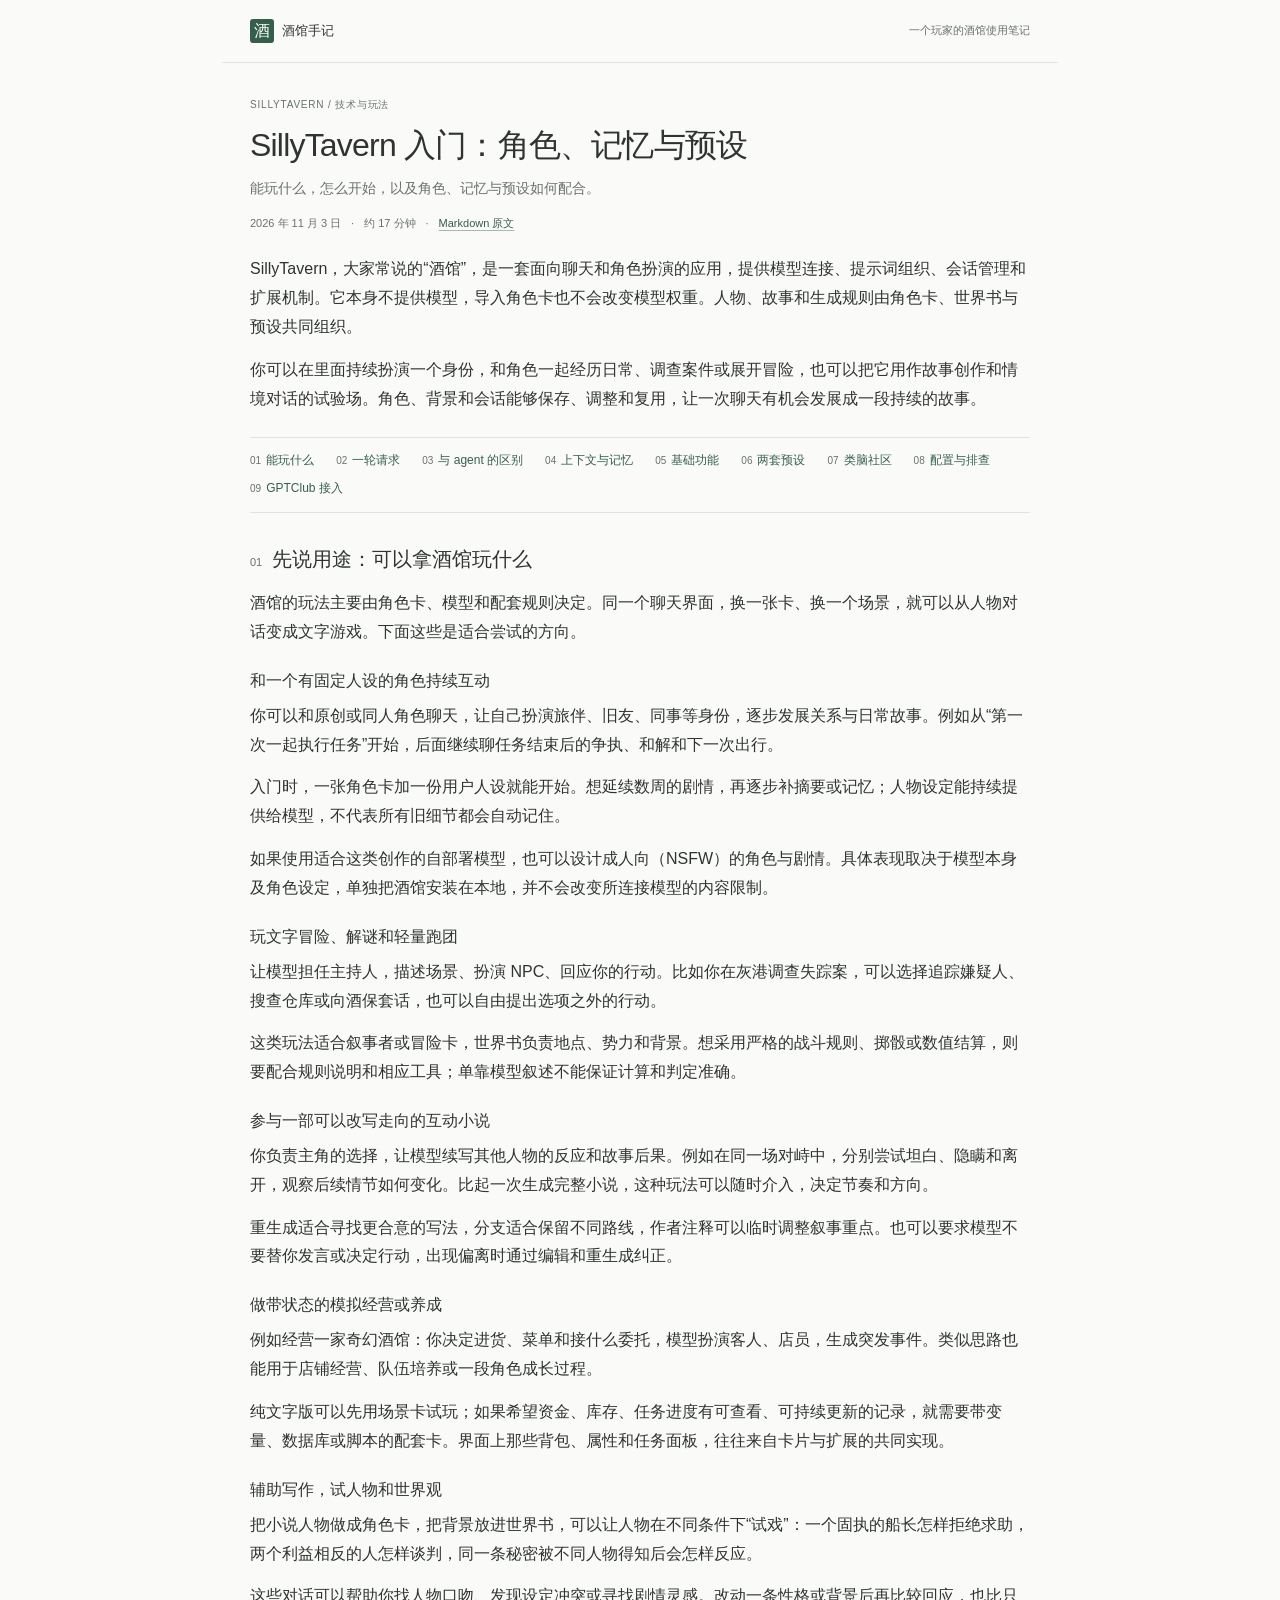
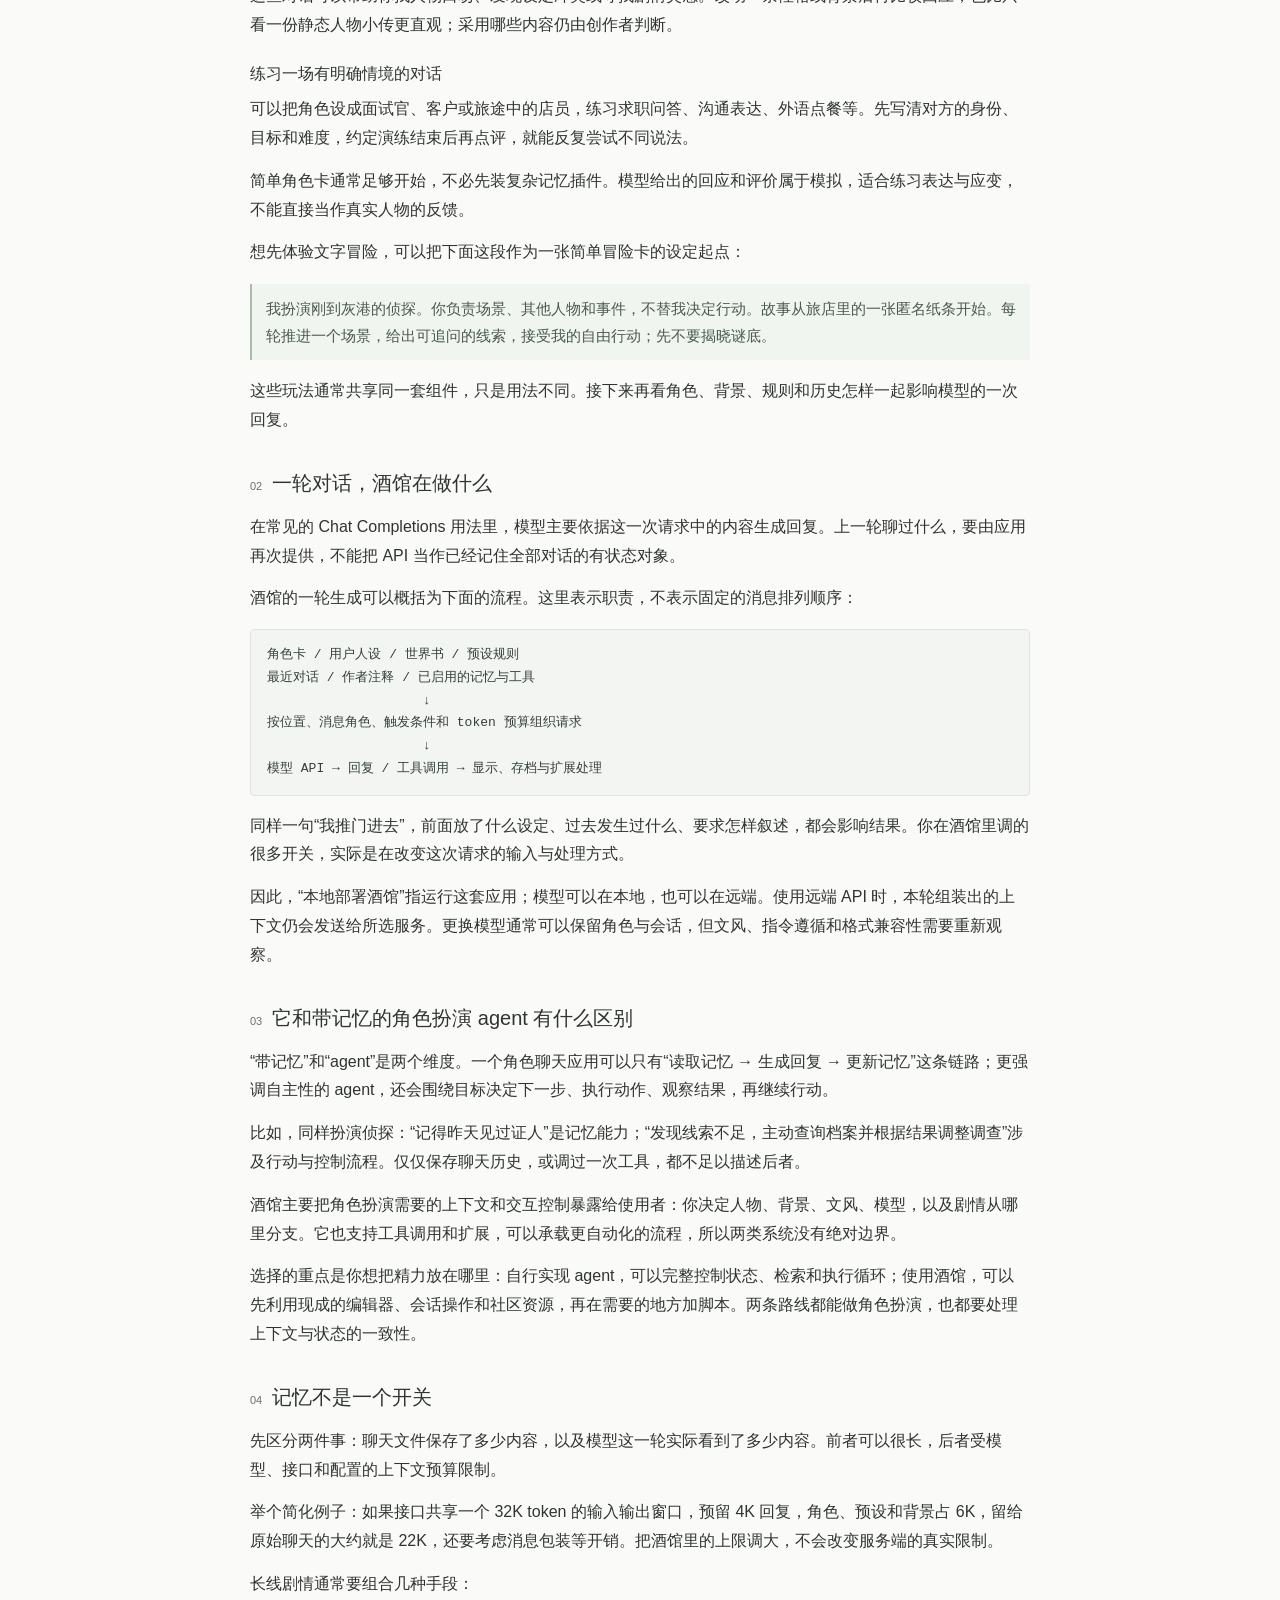
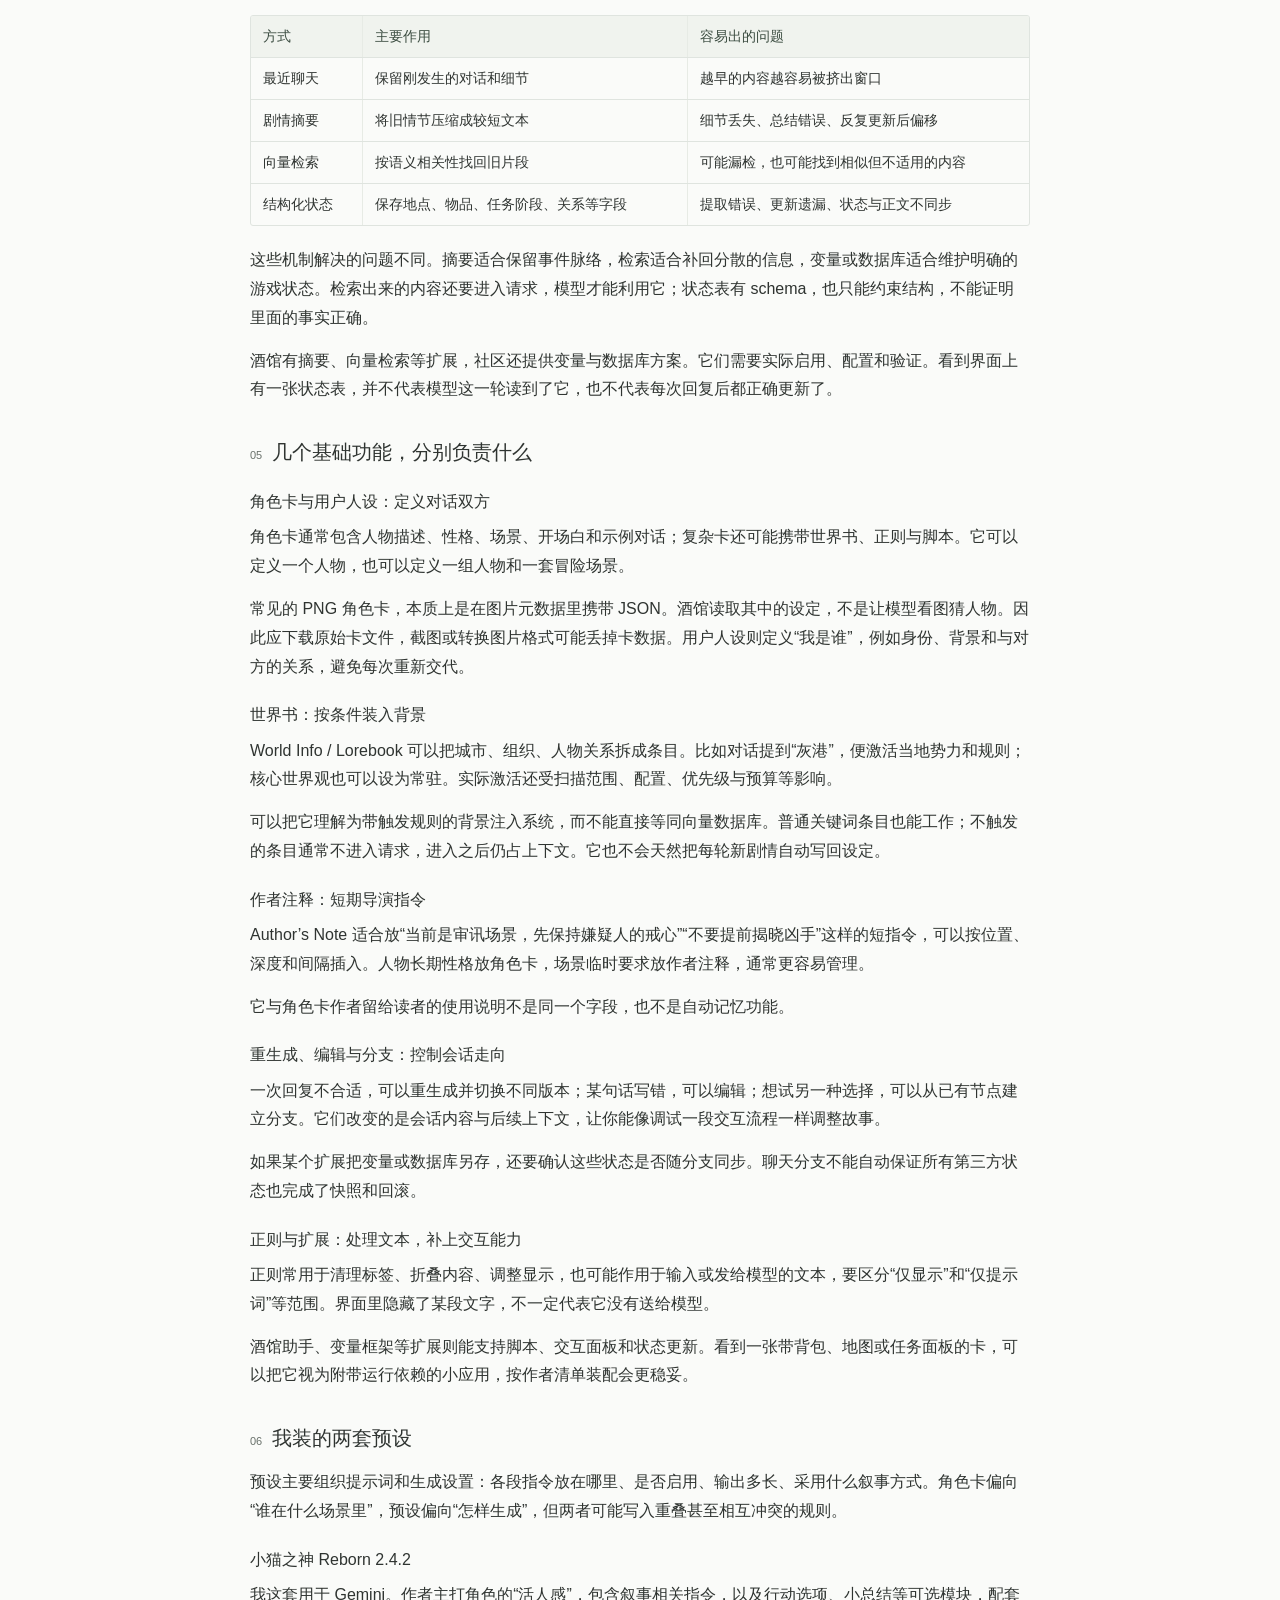
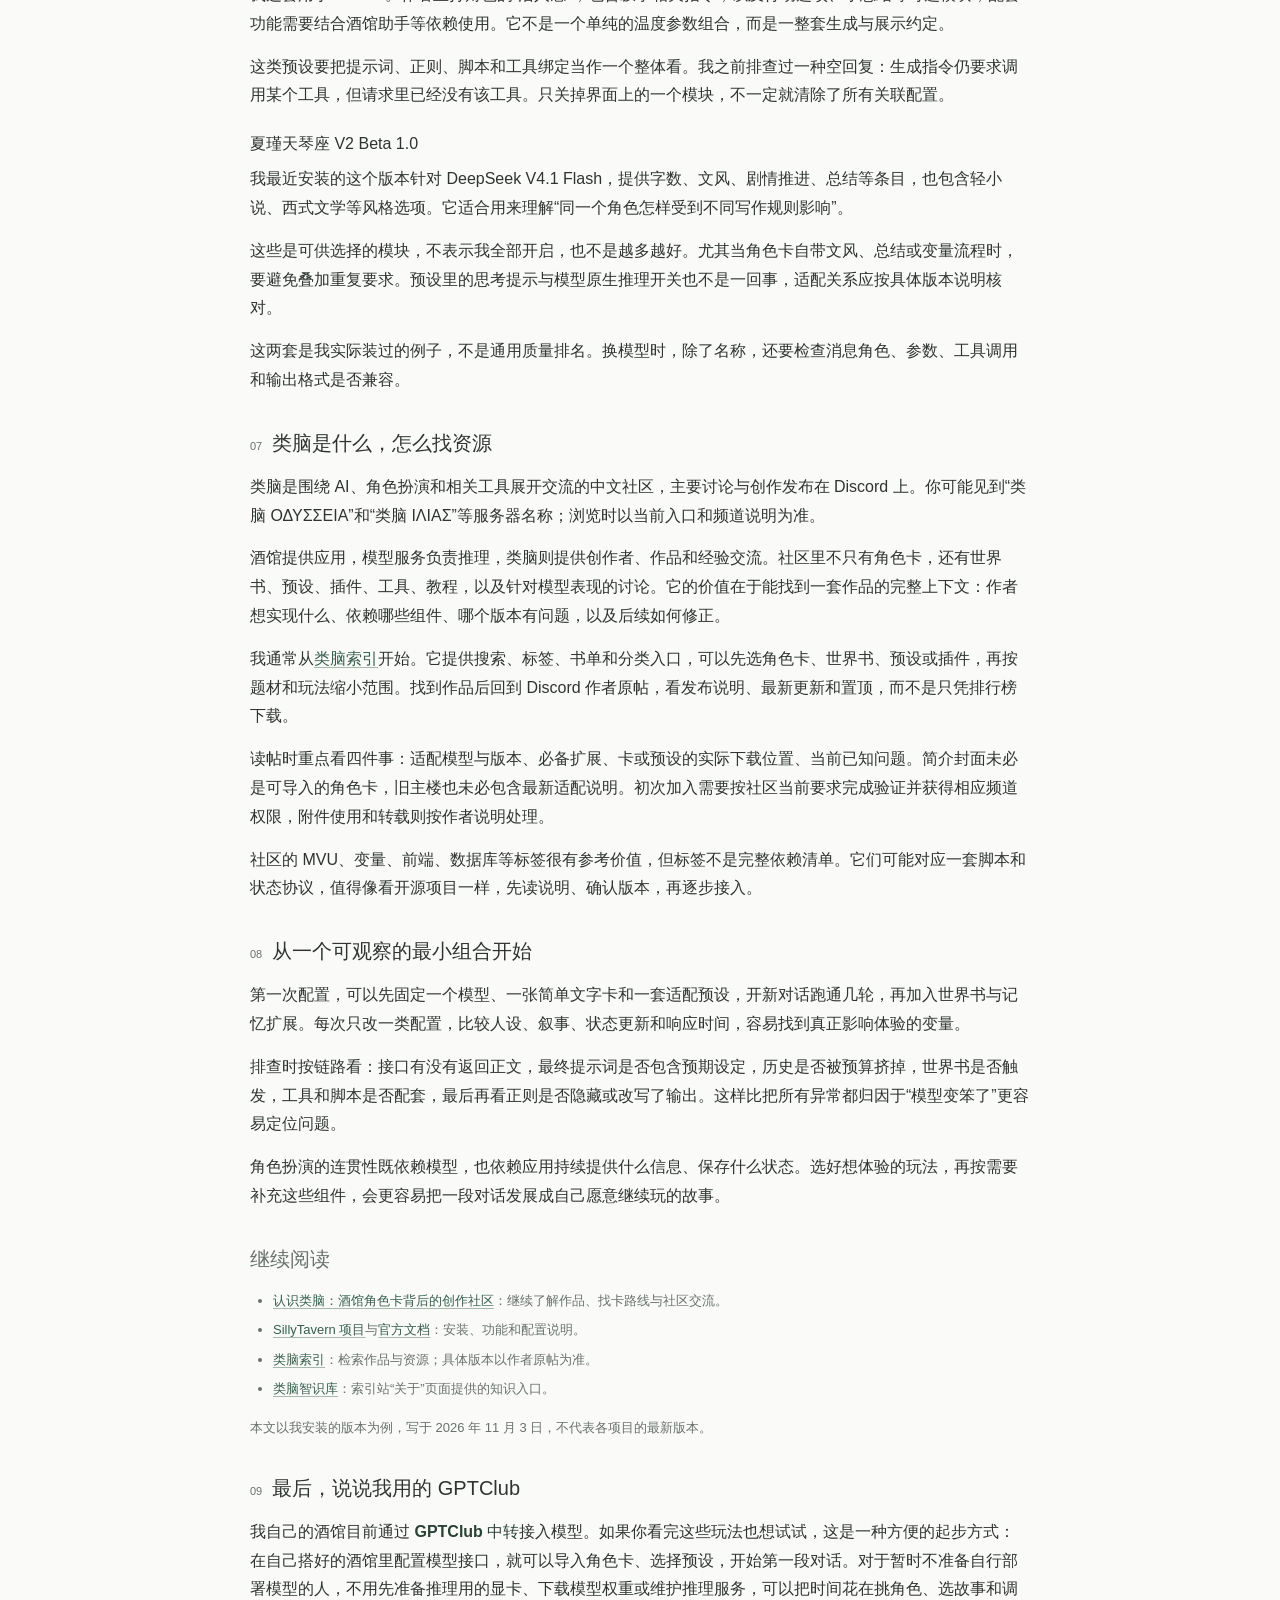
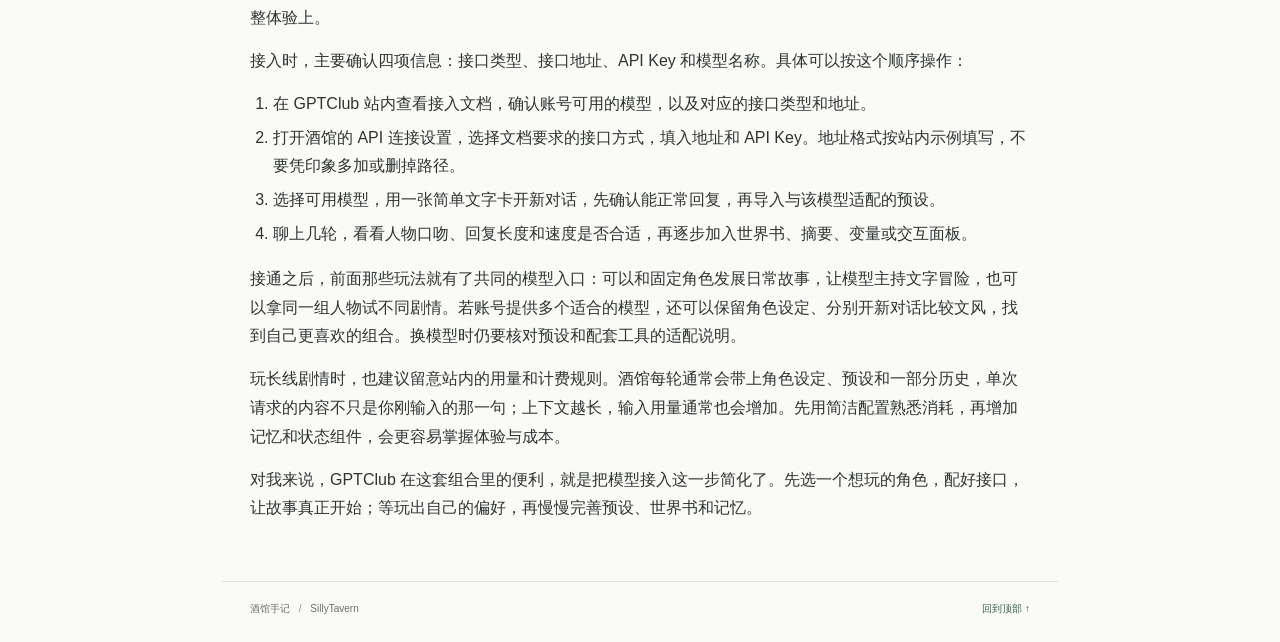
<file: index.html>
<!doctype html>
<html lang="zh-CN">
<head>
<meta charset="utf-8">
<meta name="viewport" content="width=device-width, initial-scale=1">
<meta name="color-scheme" content="light">
<title>SillyTavern 入门：角色、记忆与预设 · 酒馆手记</title>
<meta name="description" content="酒馆可以怎样玩：角色互动、文字冒险、互动小说、经营与创作。结合常用预设和类脑资源，介绍玩法背后的角色与记忆机制。">
<meta property="og:type" content="article">
<meta property="og:locale" content="zh_CN">
<meta property="og:url" content="https://lihuifree.github.io/sillytavern-guide/">
<meta property="og:title" content="SillyTavern 入门：角色、记忆与预设">
<meta property="og:description" content="酒馆可以怎样玩：角色互动、文字冒险、互动小说、经营与创作。结合常用预设和类脑资源，介绍玩法背后的角色与记忆机制。">
<meta name="theme-color" content="#fafbf9">
<link rel="canonical" href="https://lihuifree.github.io/sillytavern-guide/">
<link rel="icon" href="./favicon.svg" type="image/svg+xml">
<link rel="stylesheet" href="./styles.css?v=20261103-2">
</head>
<body id="top">
<a class="skip-link" href="#article">跳到正文</a>
<header class="site-header">
<a class="wordmark" href="#top" aria-label="酒馆手记，回到顶部"><span class="mark" aria-hidden="true">酒</span>酒馆手记</a>
<span class="site-note">一个玩家的酒馆使用笔记</span>
</header>
<main id="article">
<article>
<header class="article-header">
<p class="eyebrow">SILLYTAVERN / 技术与玩法</p>
<h1>SillyTavern 入门：角色、记忆与预设</h1>
<p class="deck">能玩什么，怎么开始，以及角色、记忆与预设如何配合。</p>
<div class="article-meta"><time datetime="2026-11-03">2026 年 11 月 3 日</time><span aria-hidden="true">·</span><span>约 17 分钟</span><span aria-hidden="true">·</span><a href="./article.md">Markdown 原文</a></div>
<div class="article-lead"><p>SillyTavern，大家常说的“酒馆”，是一套面向聊天和角色扮演的应用，提供模型连接、提示词组织、会话管理和扩展机制。它本身不提供模型，导入角色卡也不会改变模型权重。人物、故事和生成规则由角色卡、世界书与预设共同组织。</p>
<p>你可以在里面持续扮演一个身份，和角色一起经历日常、调查案件或展开冒险，也可以把它用作故事创作和情境对话的试验场。角色、背景和会话能够保存、调整和复用，让一次聊天有机会发展成一段持续的故事。</p></div>
</header>
<nav class="contents" aria-label="文章目录"><a href="#uses"><span aria-hidden="true">01</span>能玩什么</a>
<a href="#pipeline"><span aria-hidden="true">02</span>一轮请求</a>
<a href="#agent"><span aria-hidden="true">03</span>与 agent 的区别</a>
<a href="#memory"><span aria-hidden="true">04</span>上下文与记忆</a>
<a href="#basics"><span aria-hidden="true">05</span>基础功能</a>
<a href="#presets"><span aria-hidden="true">06</span>两套预设</a>
<a href="#community"><span aria-hidden="true">07</span>类脑社区</a>
<a href="#starting"><span aria-hidden="true">08</span>配置与排查</a>
<a href="#gptclub"><span aria-hidden="true">09</span>GPTClub 接入</a></nav>
<section id="uses" aria-labelledby="uses-title">
<div class="section-heading"><span class="section-number" aria-hidden="true">01</span><h2 id="uses-title">先说用途：可以拿酒馆玩什么</h2></div>
<p>酒馆的玩法主要由角色卡、模型和配套规则决定。同一个聊天界面，换一张卡、换一个场景，就可以从人物对话变成文字游戏。下面这些是适合尝试的方向。</p>
<h3>和一个有固定人设的角色持续互动</h3>
<p>你可以和原创或同人角色聊天，让自己扮演旅伴、旧友、同事等身份，逐步发展关系与日常故事。例如从“第一次一起执行任务”开始，后面继续聊任务结束后的争执、和解和下一次出行。</p>
<p>入门时，一张角色卡加一份用户人设就能开始。想延续数周的剧情，再逐步补摘要或记忆；人物设定能持续提供给模型，不代表所有旧细节都会自动记住。</p>
<p>如果使用适合这类创作的自部署模型，也可以设计成人向（NSFW）的角色与剧情。具体表现取决于模型本身及角色设定，单独把酒馆安装在本地，并不会改变所连接模型的内容限制。</p>
<h3>玩文字冒险、解谜和轻量跑团</h3>
<p>让模型担任主持人，描述场景、扮演 NPC、回应你的行动。比如你在灰港调查失踪案，可以选择追踪嫌疑人、搜查仓库或向酒保套话，也可以自由提出选项之外的行动。</p>
<p>这类玩法适合叙事者或冒险卡，世界书负责地点、势力和背景。想采用严格的战斗规则、掷骰或数值结算，则要配合规则说明和相应工具；单靠模型叙述不能保证计算和判定准确。</p>
<h3>参与一部可以改写走向的互动小说</h3>
<p>你负责主角的选择，让模型续写其他人物的反应和故事后果。例如在同一场对峙中，分别尝试坦白、隐瞒和离开，观察后续情节如何变化。比起一次生成完整小说，这种玩法可以随时介入，决定节奏和方向。</p>
<p>重生成适合寻找更合意的写法，分支适合保留不同路线，作者注释可以临时调整叙事重点。也可以要求模型不要替你发言或决定行动，出现偏离时通过编辑和重生成纠正。</p>
<h3>做带状态的模拟经营或养成</h3>
<p>例如经营一家奇幻酒馆：你决定进货、菜单和接什么委托，模型扮演客人、店员，生成突发事件。类似思路也能用于店铺经营、队伍培养或一段角色成长过程。</p>
<p>纯文字版可以先用场景卡试玩；如果希望资金、库存、任务进度有可查看、可持续更新的记录，就需要带变量、数据库或脚本的配套卡。界面上那些背包、属性和任务面板，往往来自卡片与扩展的共同实现。</p>
<h3>辅助写作，试人物和世界观</h3>
<p>把小说人物做成角色卡，把背景放进世界书，可以让人物在不同条件下“试戏”：一个固执的船长怎样拒绝求助，两个利益相反的人怎样谈判，同一条秘密被不同人物得知后会怎样反应。</p>
<p>这些对话可以帮助你找人物口吻、发现设定冲突或寻找剧情灵感。改动一条性格或背景后再比较回应，也比只看一份静态人物小传更直观；采用哪些内容仍由创作者判断。</p>
<h3>练习一场有明确情境的对话</h3>
<p>可以把角色设成面试官、客户或旅途中的店员，练习求职问答、沟通表达、外语点餐等。先写清对方的身份、目标和难度，约定演练结束后再点评，就能反复尝试不同说法。</p>
<p>简单角色卡通常足够开始，不必先装复杂记忆插件。模型给出的回应和评价属于模拟，适合练习表达与应变，不能直接当作真实人物的反馈。</p>
<p>想先体验文字冒险，可以把下面这段作为一张简单冒险卡的设定起点：</p>
<blockquote>
  <p>我扮演刚到灰港的侦探。你负责场景、其他人物和事件，不替我决定行动。故事从旅店里的一张匿名纸条开始。每轮推进一个场景，给出可追问的线索，接受我的自由行动；先不要揭晓谜底。</p>
</blockquote>
<p>这些玩法通常共享同一套组件，只是用法不同。接下来再看角色、背景、规则和历史怎样一起影响模型的一次回复。</p>
</section>

<section id="pipeline" aria-labelledby="pipeline-title">
<div class="section-heading"><span class="section-number" aria-hidden="true">02</span><h2 id="pipeline-title">一轮对话，酒馆在做什么</h2></div>
<p>在常见的 Chat Completions 用法里，模型主要依据这一次请求中的内容生成回复。上一轮聊过什么，要由应用再次提供，不能把 API 当作已经记住全部对话的有状态对象。</p>
<p>酒馆的一轮生成可以概括为下面的流程。这里表示职责，不表示固定的消息排列顺序：</p>
<pre><code class="text language-text">角色卡 / 用户人设 / 世界书 / 预设规则
最近对话 / 作者注释 / 已启用的记忆与工具
                    ↓
按位置、消息角色、触发条件和 token 预算组织请求
                    ↓
模型 API → 回复 / 工具调用 → 显示、存档与扩展处理
</code></pre>
<p>同样一句“我推门进去”，前面放了什么设定、过去发生过什么、要求怎样叙述，都会影响结果。你在酒馆里调的很多开关，实际是在改变这次请求的输入与处理方式。</p>
<p>因此，“本地部署酒馆”指运行这套应用；模型可以在本地，也可以在远端。使用远端 API 时，本轮组装出的上下文仍会发送给所选服务。更换模型通常可以保留角色与会话，但文风、指令遵循和格式兼容性需要重新观察。</p>
</section>

<section id="agent" aria-labelledby="agent-title">
<div class="section-heading"><span class="section-number" aria-hidden="true">03</span><h2 id="agent-title">它和带记忆的角色扮演 agent 有什么区别</h2></div>
<p>“带记忆”和“agent”是两个维度。一个角色聊天应用可以只有“读取记忆 → 生成回复 → 更新记忆”这条链路；更强调自主性的 agent，还会围绕目标决定下一步、执行动作、观察结果，再继续行动。</p>
<p>比如，同样扮演侦探：“记得昨天见过证人”是记忆能力；“发现线索不足，主动查询档案并根据结果调整调查”涉及行动与控制流程。仅仅保存聊天历史，或调过一次工具，都不足以描述后者。</p>
<p>酒馆主要把角色扮演需要的上下文和交互控制暴露给使用者：你决定人物、背景、文风、模型，以及剧情从哪里分支。它也支持工具调用和扩展，可以承载更自动化的流程，所以两类系统没有绝对边界。</p>
<p>选择的重点是你想把精力放在哪里：自行实现 agent，可以完整控制状态、检索和执行循环；使用酒馆，可以先利用现成的编辑器、会话操作和社区资源，再在需要的地方加脚本。两条路线都能做角色扮演，也都要处理上下文与状态的一致性。</p>
</section>

<section id="memory" aria-labelledby="memory-title">
<div class="section-heading"><span class="section-number" aria-hidden="true">04</span><h2 id="memory-title">记忆不是一个开关</h2></div>
<p>先区分两件事：聊天文件保存了多少内容，以及模型这一轮实际看到了多少内容。前者可以很长，后者受模型、接口和配置的上下文预算限制。</p>
<p>举个简化例子：如果接口共享一个 32K token 的输入输出窗口，预留 4K 回复，角色、预设和背景占 6K，留给原始聊天的大约就是 22K，还要考虑消息包装等开销。把酒馆里的上限调大，不会改变服务端的真实限制。</p>
<p>长线剧情通常要组合几种手段：</p>
<div class="table-wrap" role="region" aria-label="记忆方式比较表，可横向滚动" tabindex="0"><table>
<thead>
<tr>
<th>方式</th>
<th>主要作用</th>
<th>容易出的问题</th>
</tr>
</thead>
<tbody>
<tr>
<td>最近聊天</td>
<td>保留刚发生的对话和细节</td>
<td>越早的内容越容易被挤出窗口</td>
</tr>
<tr>
<td>剧情摘要</td>
<td>将旧情节压缩成较短文本</td>
<td>细节丢失、总结错误、反复更新后偏移</td>
</tr>
<tr>
<td>向量检索</td>
<td>按语义相关性找回旧片段</td>
<td>可能漏检，也可能找到相似但不适用的内容</td>
</tr>
<tr>
<td>结构化状态</td>
<td>保存地点、物品、任务阶段、关系等字段</td>
<td>提取错误、更新遗漏、状态与正文不同步</td>
</tr>
</tbody>
</table></div>
<p class="table-hint">窄屏下可横向滑动表格，查看完整内容。</p>
<p>这些机制解决的问题不同。摘要适合保留事件脉络，检索适合补回分散的信息，变量或数据库适合维护明确的游戏状态。检索出来的内容还要进入请求，模型才能利用它；状态表有 schema，也只能约束结构，不能证明里面的事实正确。</p>
<p>酒馆有摘要、向量检索等扩展，社区还提供变量与数据库方案。它们需要实际启用、配置和验证。看到界面上有一张状态表，并不代表模型这一轮读到了它，也不代表每次回复后都正确更新了。</p>
</section>

<section id="basics" aria-labelledby="basics-title">
<div class="section-heading"><span class="section-number" aria-hidden="true">05</span><h2 id="basics-title">几个基础功能，分别负责什么</h2></div>
<h3>角色卡与用户人设：定义对话双方</h3>
<p>角色卡通常包含人物描述、性格、场景、开场白和示例对话；复杂卡还可能携带世界书、正则与脚本。它可以定义一个人物，也可以定义一组人物和一套冒险场景。</p>
<p>常见的 PNG 角色卡，本质上是在图片元数据里携带 JSON。酒馆读取其中的设定，不是让模型看图猜人物。因此应下载原始卡文件，截图或转换图片格式可能丢掉卡数据。用户人设则定义“我是谁”，例如身份、背景和与对方的关系，避免每次重新交代。</p>
<h3>世界书：按条件装入背景</h3>
<p>World Info / Lorebook 可以把城市、组织、人物关系拆成条目。比如对话提到“灰港”，便激活当地势力和规则；核心世界观也可以设为常驻。实际激活还受扫描范围、配置、优先级与预算等影响。</p>
<p>可以把它理解为带触发规则的背景注入系统，而不能直接等同向量数据库。普通关键词条目也能工作；不触发的条目通常不进入请求，进入之后仍占上下文。它也不会天然把每轮新剧情自动写回设定。</p>
<h3>作者注释：短期导演指令</h3>
<p>Author’s Note 适合放“当前是审讯场景，先保持嫌疑人的戒心”“不要提前揭晓凶手”这样的短指令，可以按位置、深度和间隔插入。人物长期性格放角色卡，场景临时要求放作者注释，通常更容易管理。</p>
<p>它与角色卡作者留给读者的使用说明不是同一个字段，也不是自动记忆功能。</p>
<h3>重生成、编辑与分支：控制会话走向</h3>
<p>一次回复不合适，可以重生成并切换不同版本；某句话写错，可以编辑；想试另一种选择，可以从已有节点建立分支。它们改变的是会话内容与后续上下文，让你能像调试一段交互流程一样调整故事。</p>
<p>如果某个扩展把变量或数据库另存，还要确认这些状态是否随分支同步。聊天分支不能自动保证所有第三方状态也完成了快照和回滚。</p>
<h3>正则与扩展：处理文本，补上交互能力</h3>
<p>正则常用于清理标签、折叠内容、调整显示，也可能作用于输入或发给模型的文本，要区分“仅显示”和“仅提示词”等范围。界面里隐藏了某段文字，不一定代表它没有送给模型。</p>
<p>酒馆助手、变量框架等扩展则能支持脚本、交互面板和状态更新。看到一张带背包、地图或任务面板的卡，可以把它视为附带运行依赖的小应用，按作者清单装配会更稳妥。</p>
</section>

<section id="presets" aria-labelledby="presets-title">
<div class="section-heading"><span class="section-number" aria-hidden="true">06</span><h2 id="presets-title">我装的两套预设</h2></div>
<p>预设主要组织提示词和生成设置：各段指令放在哪里、是否启用、输出多长、采用什么叙事方式。角色卡偏向“谁在什么场景里”，预设偏向“怎样生成”，但两者可能写入重叠甚至相互冲突的规则。</p>
<h3>小猫之神 Reborn 2.4.2</h3>
<p>我这套用于 Gemini。作者主打角色的“活人感”，包含叙事相关指令，以及行动选项、小总结等可选模块，配套功能需要结合酒馆助手等依赖使用。它不是一个单纯的温度参数组合，而是一整套生成与展示约定。</p>
<p>这类预设要把提示词、正则、脚本和工具绑定当作一个整体看。我之前排查过一种空回复：生成指令仍要求调用某个工具，但请求里已经没有该工具。只关掉界面上的一个模块，不一定就清除了所有关联配置。</p>
<h3>夏瑾天琴座 V2 Beta 1.0</h3>
<p>我最近安装的这个版本针对 DeepSeek V4.1 Flash，提供字数、文风、剧情推进、总结等条目，也包含轻小说、西式文学等风格选项。它适合用来理解“同一个角色怎样受到不同写作规则影响”。</p>
<p>这些是可供选择的模块，不表示我全部开启，也不是越多越好。尤其当角色卡自带文风、总结或变量流程时，要避免叠加重复要求。预设里的思考提示与模型原生推理开关也不是一回事，适配关系应按具体版本说明核对。</p>
<p>这两套是我实际装过的例子，不是通用质量排名。换模型时，除了名称，还要检查消息角色、参数、工具调用和输出格式是否兼容。</p>
</section>

<section id="community" aria-labelledby="community-title">
<div class="section-heading"><span class="section-number" aria-hidden="true">07</span><h2 id="community-title">类脑是什么，怎么找资源</h2></div>
<p>类脑是围绕 AI、角色扮演和相关工具展开交流的中文社区，主要讨论与创作发布在 Discord 上。你可能见到“类脑 ΟΔΥΣΣΕΙΑ”和“类脑 ΙΛΙΑΣ”等服务器名称；浏览时以当前入口和频道说明为准。</p>
<p>酒馆提供应用，模型服务负责推理，类脑则提供创作者、作品和经验交流。社区里不只有角色卡，还有世界书、预设、插件、工具、教程，以及针对模型表现的讨论。它的价值在于能找到一套作品的完整上下文：作者想实现什么、依赖哪些组件、哪个版本有问题，以及后续如何修正。</p>
<p>我通常从<a href="https://odysseia-forum-webpage.pages.dev/">类脑索引</a>开始。它提供搜索、标签、书单和分类入口，可以先选角色卡、世界书、预设或插件，再按题材和玩法缩小范围。找到作品后回到 Discord 作者原帖，看发布说明、最新更新和置顶，而不是只凭排行榜下载。</p>
<p>读帖时重点看四件事：适配模型与版本、必备扩展、卡或预设的实际下载位置、当前已知问题。简介封面未必是可导入的角色卡，旧主楼也未必包含最新适配说明。初次加入需要按社区当前要求完成验证并获得相应频道权限，附件使用和转载则按作者说明处理。</p>
<p>社区的 MVU、变量、前端、数据库等标签很有参考价值，但标签不是完整依赖清单。它们可能对应一套脚本和状态协议，值得像看开源项目一样，先读说明、确认版本，再逐步接入。</p>
</section>

<section id="starting" aria-labelledby="starting-title">
<div class="section-heading"><span class="section-number" aria-hidden="true">08</span><h2 id="starting-title">从一个可观察的最小组合开始</h2></div>
<p>第一次配置，可以先固定一个模型、一张简单文字卡和一套适配预设，开新对话跑通几轮，再加入世界书与记忆扩展。每次只改一类配置，比较人设、叙事、状态更新和响应时间，容易找到真正影响体验的变量。</p>
<p>排查时按链路看：接口有没有返回正文，最终提示词是否包含预期设定，历史是否被预算挤掉，世界书是否触发，工具和脚本是否配套，最后再看正则是否隐藏或改写了输出。这样比把所有异常都归因于“模型变笨了”更容易定位问题。</p>
<p>角色扮演的连贯性既依赖模型，也依赖应用持续提供什么信息、保存什么状态。选好想体验的玩法，再按需要补充这些组件，会更容易把一段对话发展成自己愿意继续玩的故事。</p>
</section>

<section id="references" class="references" aria-labelledby="references-title">
<div class="section-heading"><h2 id="references-title">继续阅读</h2></div>
<ul>
<li><a href="https://lihuifree.github.io/sillytavern-guide/leinao/">认识类脑：酒馆角色卡背后的创作社区</a>：继续了解作品、找卡路线与社区交流。</li>
<li><a href="https://github.com/SillyTavern/SillyTavern">SillyTavern 项目</a>与<a href="https://docs.sillytavern.app/">官方文档</a>：安装、功能和配置说明。</li>
<li><a href="https://odysseia-forum-webpage.pages.dev/">类脑索引</a>：检索作品与资源；具体版本以作者原帖为准。</li>
<li><a href="https://wiki.xn--35zx7g.org/">类脑智识库</a>：索引站“关于”页面提供的知识入口。</li>
</ul>
<p>本文以我安装的版本为例，写于 2026 年 11 月 3 日，不代表各项目的最新版本。</p>
</section>

<section id="gptclub" aria-labelledby="gptclub-title">
<div class="section-heading"><span class="section-number" aria-hidden="true">09</span><h2 id="gptclub-title">最后，说说我用的 GPTClub</h2></div>
<p>我自己的酒馆目前通过 <strong>GPTClub 中转</strong>接入模型。如果你看完这些玩法也想试试，这是一种方便的起步方式：在自己搭好的酒馆里配置模型接口，就可以导入角色卡、选择预设，开始第一段对话。对于暂时不准备自行部署模型的人，不用先准备推理用的显卡、下载模型权重或维护推理服务，可以把时间花在挑角色、选故事和调整体验上。</p>
<p>接入时，主要确认四项信息：接口类型、接口地址、API Key 和模型名称。具体可以按这个顺序操作：</p>
<ol>
<li>在 GPTClub 站内查看接入文档，确认账号可用的模型，以及对应的接口类型和地址。</li>
<li>打开酒馆的 API 连接设置，选择文档要求的接口方式，填入地址和 API Key。地址格式按站内示例填写，不要凭印象多加或删掉路径。</li>
<li>选择可用模型，用一张简单文字卡开新对话，先确认能正常回复，再导入与该模型适配的预设。</li>
<li>聊上几轮，看看人物口吻、回复长度和速度是否合适，再逐步加入世界书、摘要、变量或交互面板。</li>
</ol>
<p>接通之后，前面那些玩法就有了共同的模型入口：可以和固定角色发展日常故事，让模型主持文字冒险，也可以拿同一组人物试不同剧情。若账号提供多个适合的模型，还可以保留角色设定、分别开新对话比较文风，找到自己更喜欢的组合。换模型时仍要核对预设和配套工具的适配说明。</p>
<p>玩长线剧情时，也建议留意站内的用量和计费规则。酒馆每轮通常会带上角色设定、预设和一部分历史，单次请求的内容不只是你刚输入的那一句；上下文越长，输入用量通常也会增加。先用简洁配置熟悉消耗，再增加记忆和状态组件，会更容易掌握体验与成本。</p>
<p>对我来说，GPTClub 在这套组合里的便利，就是把模型接入这一步简化了。先选一个想玩的角色，配好接口，让故事真正开始；等玩出自己的偏好，再慢慢完善预设、世界书和记忆。</p>
</section>
</article>
</main>
<footer class="site-footer"><span>酒馆手记 <span aria-hidden="true">/</span> SillyTavern</span><a href="#top">回到顶部 <span aria-hidden="true">↑</span></a></footer>
</body>
</html>
</file>
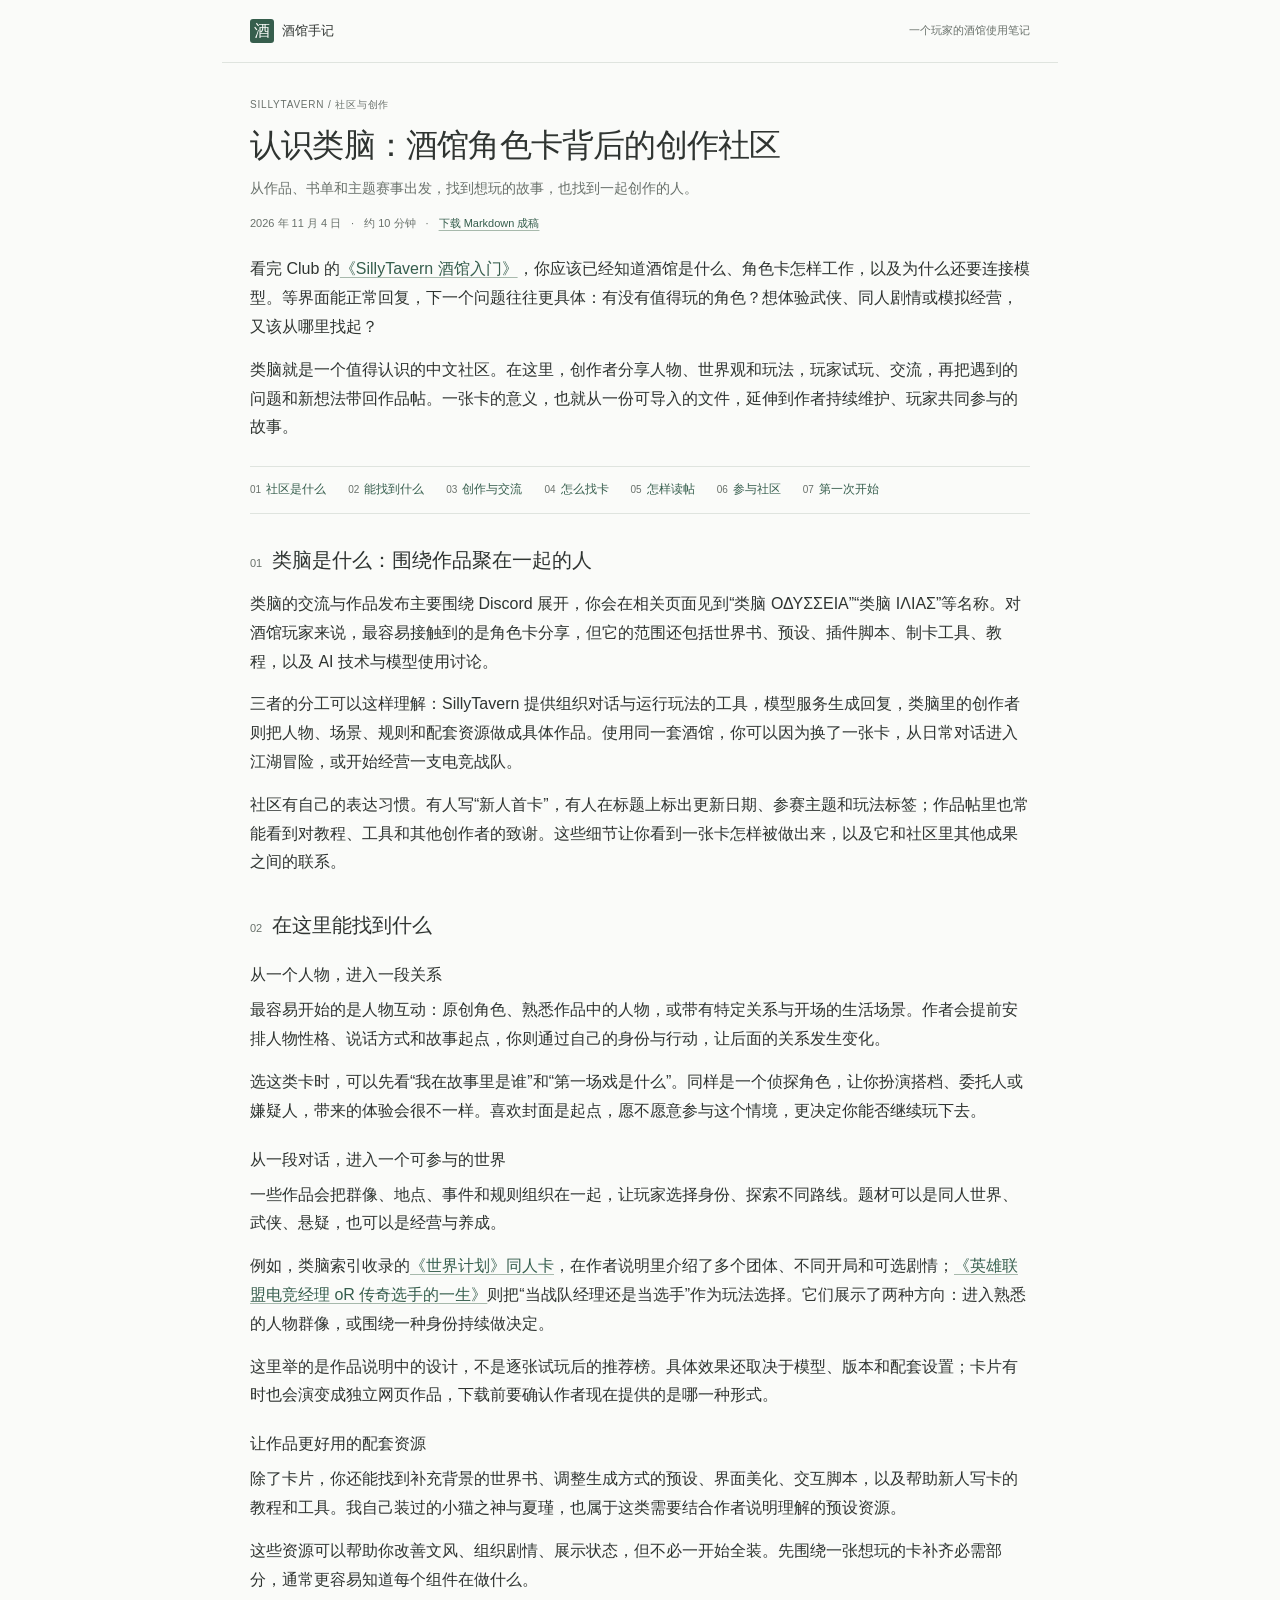
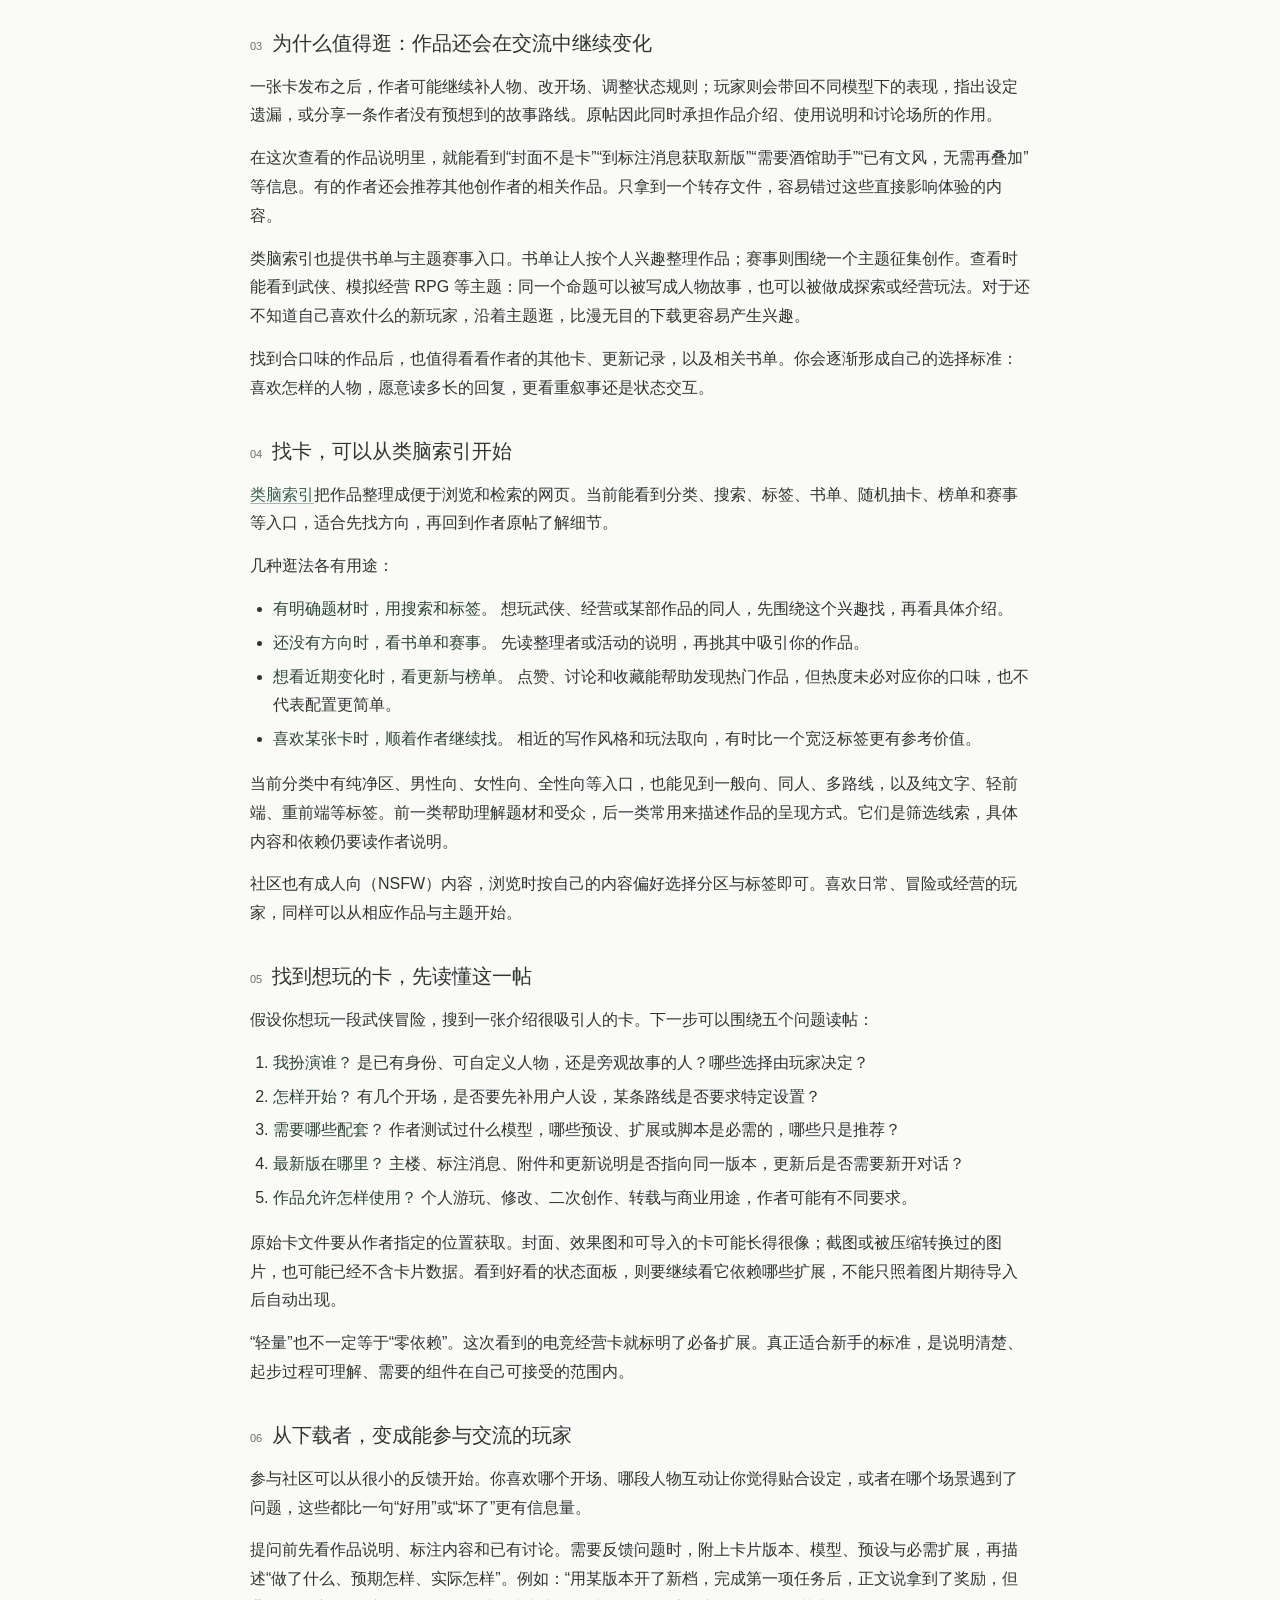
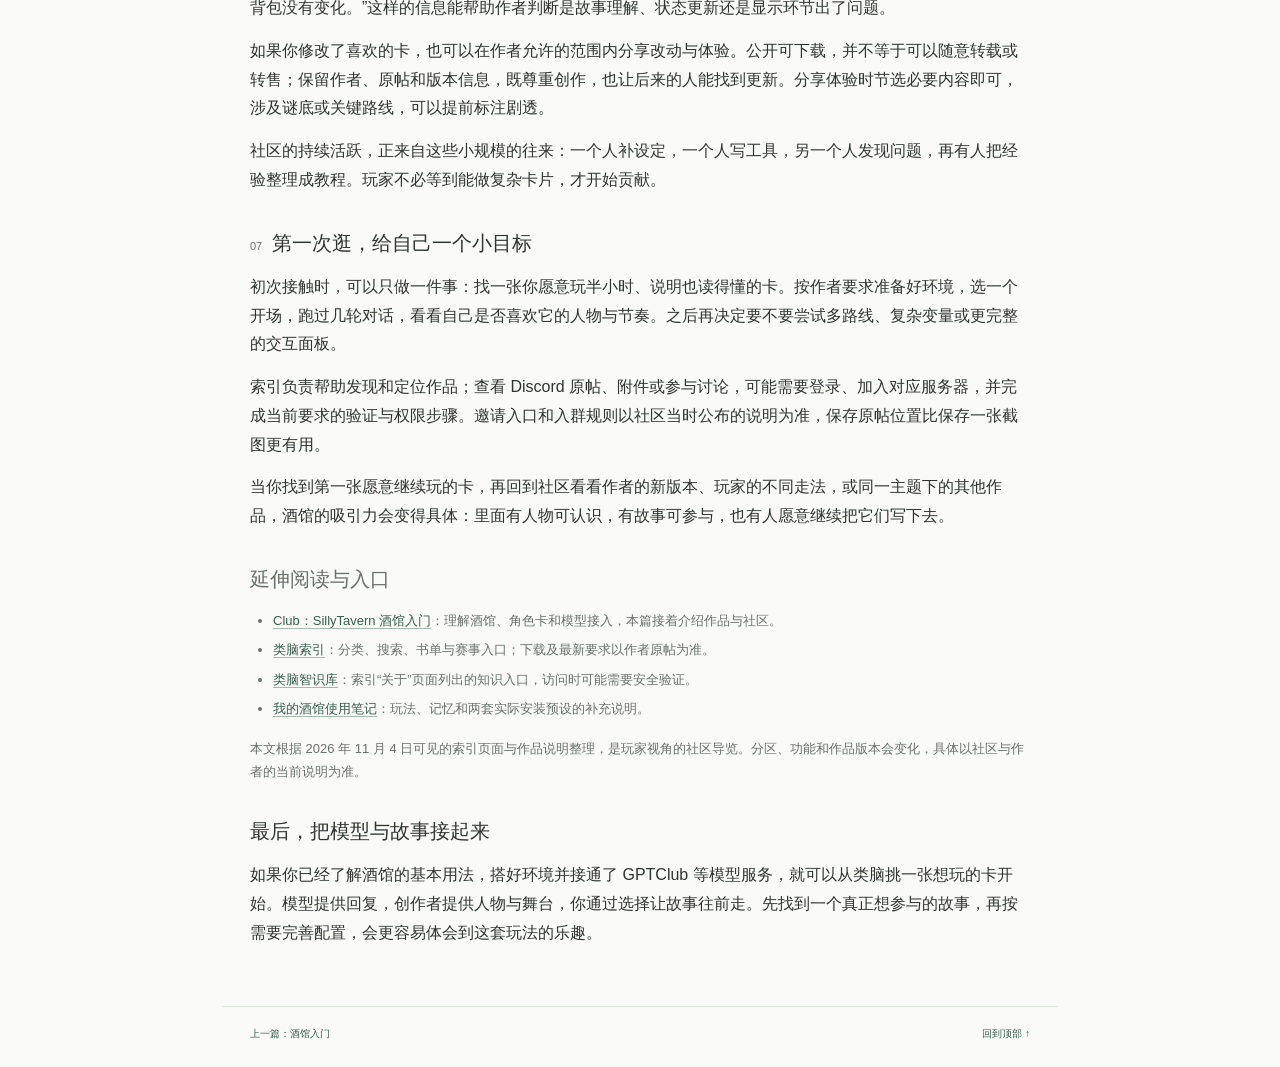
<file: leinao/index.html>
<!doctype html>
<html lang="zh-CN">
<head>
<meta charset="utf-8">
<meta name="viewport" content="width=device-width, initial-scale=1">
<meta name="color-scheme" content="light">
<title>认识类脑：酒馆角色卡背后的创作社区 · 酒馆手记</title>
<meta name="description" content="酒馆搭好了，去哪里找想玩的角色卡？认识类脑的作品、书单、主题赛事与玩家交流，走完从找卡到参与创作的第一步。">
<meta property="og:type" content="article">
<meta property="og:locale" content="zh_CN">
<meta property="og:url" content="https://lihuifree.github.io/sillytavern-guide/leinao/">
<meta property="og:title" content="认识类脑：酒馆角色卡背后的创作社区">
<meta property="og:description" content="酒馆搭好了，去哪里找想玩的角色卡？认识类脑的作品、书单、主题赛事与玩家交流，走完从找卡到参与创作的第一步。">
<meta name="theme-color" content="#fafbf9">
<link rel="canonical" href="https://lihuifree.github.io/sillytavern-guide/leinao/">
<link rel="icon" href="../favicon.svg" type="image/svg+xml">
<link rel="stylesheet" href="../styles.css?v=20261103-2">
</head>
<body id="top">
<a class="skip-link" href="#article">跳到正文</a>
<header class="site-header">
<a class="wordmark" href="../" aria-label="酒馆手记，阅读酒馆入门"><span class="mark" aria-hidden="true">酒</span>酒馆手记</a>
<span class="site-note">一个玩家的酒馆使用笔记</span>
</header>
<main id="article">
<article>
<header class="article-header">
<p class="eyebrow">SILLYTAVERN / 社区与创作</p>
<h1>认识类脑：酒馆角色卡背后的创作社区</h1>
<p class="deck">从作品、书单和主题赛事出发，找到想玩的故事，也找到一起创作的人。</p>
<div class="article-meta"><time datetime="2026-11-04">2026 年 11 月 4 日</time><span aria-hidden="true">·</span><span>约 10 分钟</span><span aria-hidden="true">·</span><a href="./article.md" download="类脑社区介绍.md">下载 Markdown 成稿</a></div>
<div class="article-lead"><p>看完 Club 的<a href="https://www.gptclub.ai/sillytavern-guide/">《SillyTavern 酒馆入门》</a>，你应该已经知道酒馆是什么、角色卡怎样工作，以及为什么还要连接模型。等界面能正常回复，下一个问题往往更具体：有没有值得玩的角色？想体验武侠、同人剧情或模拟经营，又该从哪里找起？</p>
<p>类脑就是一个值得认识的中文社区。在这里，创作者分享人物、世界观和玩法，玩家试玩、交流，再把遇到的问题和新想法带回作品帖。一张卡的意义，也就从一份可导入的文件，延伸到作者持续维护、玩家共同参与的故事。</p></div>
</header>
<nav class="contents" aria-label="文章目录"><a href="#community"><span aria-hidden="true">01</span>社区是什么</a>
<a href="#works"><span aria-hidden="true">02</span>能找到什么</a>
<a href="#creation"><span aria-hidden="true">03</span>创作与交流</a>
<a href="#discover"><span aria-hidden="true">04</span>怎么找卡</a>
<a href="#read-post"><span aria-hidden="true">05</span>怎样读帖</a>
<a href="#participate"><span aria-hidden="true">06</span>参与社区</a>
<a href="#first-card"><span aria-hidden="true">07</span>第一次开始</a></nav>
<section id="community" aria-labelledby="community-title">
<div class="section-heading"><span class="section-number" aria-hidden="true">01</span><h2 id="community-title">类脑是什么：围绕作品聚在一起的人</h2></div>
<p>类脑的交流与作品发布主要围绕 Discord 展开，你会在相关页面见到“类脑 ΟΔΥΣΣΕΙΑ”“类脑 ΙΛΙΑΣ”等名称。对酒馆玩家来说，最容易接触到的是角色卡分享，但它的范围还包括世界书、预设、插件脚本、制卡工具、教程，以及 AI 技术与模型使用讨论。</p>
<p>三者的分工可以这样理解：SillyTavern 提供组织对话与运行玩法的工具，模型服务生成回复，类脑里的创作者则把人物、场景、规则和配套资源做成具体作品。使用同一套酒馆，你可以因为换了一张卡，从日常对话进入江湖冒险，或开始经营一支电竞战队。</p>
<p>社区有自己的表达习惯。有人写“新人首卡”，有人在标题上标出更新日期、参赛主题和玩法标签；作品帖里也常能看到对教程、工具和其他创作者的致谢。这些细节让你看到一张卡怎样被做出来，以及它和社区里其他成果之间的联系。</p>
</section>

<section id="works" aria-labelledby="works-title">
<div class="section-heading"><span class="section-number" aria-hidden="true">02</span><h2 id="works-title">在这里能找到什么</h2></div>
<h3>从一个人物，进入一段关系</h3>
<p>最容易开始的是人物互动：原创角色、熟悉作品中的人物，或带有特定关系与开场的生活场景。作者会提前安排人物性格、说话方式和故事起点，你则通过自己的身份与行动，让后面的关系发生变化。</p>
<p>选这类卡时，可以先看“我在故事里是谁”和“第一场戏是什么”。同样是一个侦探角色，让你扮演搭档、委托人或嫌疑人，带来的体验会很不一样。喜欢封面是起点，愿不愿意参与这个情境，更决定你能否继续玩下去。</p>
<h3>从一段对话，进入一个可参与的世界</h3>
<p>一些作品会把群像、地点、事件和规则组织在一起，让玩家选择身份、探索不同路线。题材可以是同人世界、武侠、悬疑，也可以是经营与养成。</p>
<p>例如，类脑索引收录的<a href="https://discord.com/channels/1380075940285124724/1503763656121258045">《世界计划》同人卡</a>，在作者说明里介绍了多个团体、不同开局和可选剧情；<a href="https://discord.com/channels/1380075940285124724/1566786065656844389">《英雄联盟电竞经理 oR 传奇选手的一生》</a>则把“当战队经理还是当选手”作为玩法选择。它们展示了两种方向：进入熟悉的人物群像，或围绕一种身份持续做决定。</p>
<p>这里举的是作品说明中的设计，不是逐张试玩后的推荐榜。具体效果还取决于模型、版本和配套设置；卡片有时也会演变成独立网页作品，下载前要确认作者现在提供的是哪一种形式。</p>
<h3>让作品更好用的配套资源</h3>
<p>除了卡片，你还能找到补充背景的世界书、调整生成方式的预设、界面美化、交互脚本，以及帮助新人写卡的教程和工具。我自己装过的小猫之神与夏瑾，也属于这类需要结合作者说明理解的预设资源。</p>
<p>这些资源可以帮助你改善文风、组织剧情、展示状态，但不必一开始全装。先围绕一张想玩的卡补齐必需部分，通常更容易知道每个组件在做什么。</p>
</section>

<section id="creation" aria-labelledby="creation-title">
<div class="section-heading"><span class="section-number" aria-hidden="true">03</span><h2 id="creation-title">为什么值得逛：作品还会在交流中继续变化</h2></div>
<p>一张卡发布之后，作者可能继续补人物、改开场、调整状态规则；玩家则会带回不同模型下的表现，指出设定遗漏，或分享一条作者没有预想到的故事路线。原帖因此同时承担作品介绍、使用说明和讨论场所的作用。</p>
<p>在这次查看的作品说明里，就能看到“封面不是卡”“到标注消息获取新版”“需要酒馆助手”“已有文风，无需再叠加”等信息。有的作者还会推荐其他创作者的相关作品。只拿到一个转存文件，容易错过这些直接影响体验的内容。</p>
<p>类脑索引也提供书单与主题赛事入口。书单让人按个人兴趣整理作品；赛事则围绕一个主题征集创作。查看时能看到武侠、模拟经营 RPG 等主题：同一个命题可以被写成人物故事，也可以被做成探索或经营玩法。对于还不知道自己喜欢什么的新玩家，沿着主题逛，比漫无目的下载更容易产生兴趣。</p>
<p>找到合口味的作品后，也值得看看作者的其他卡、更新记录，以及相关书单。你会逐渐形成自己的选择标准：喜欢怎样的人物，愿意读多长的回复，更看重叙事还是状态交互。</p>
</section>

<section id="discover" aria-labelledby="discover-title">
<div class="section-heading"><span class="section-number" aria-hidden="true">04</span><h2 id="discover-title">找卡，可以从类脑索引开始</h2></div>
<p><a href="https://odysseia-forum-webpage.pages.dev/">类脑索引</a>把作品整理成便于浏览和检索的网页。当前能看到分类、搜索、标签、书单、随机抽卡、榜单和赛事等入口，适合先找方向，再回到作者原帖了解细节。</p>
<p>几种逛法各有用途：</p>
<ul>
<li><strong>有明确题材时，用搜索和标签。</strong> 想玩武侠、经营或某部作品的同人，先围绕这个兴趣找，再看具体介绍。</li>
<li><strong>还没有方向时，看书单和赛事。</strong> 先读整理者或活动的说明，再挑其中吸引你的作品。</li>
<li><strong>想看近期变化时，看更新与榜单。</strong> 点赞、讨论和收藏能帮助发现热门作品，但热度未必对应你的口味，也不代表配置更简单。</li>
<li><strong>喜欢某张卡时，顺着作者继续找。</strong> 相近的写作风格和玩法取向，有时比一个宽泛标签更有参考价值。</li>
</ul>
<p>当前分类中有纯净区、男性向、女性向、全性向等入口，也能见到一般向、同人、多路线，以及纯文字、轻前端、重前端等标签。前一类帮助理解题材和受众，后一类常用来描述作品的呈现方式。它们是筛选线索，具体内容和依赖仍要读作者说明。</p>
<p>社区也有成人向（NSFW）内容，浏览时按自己的内容偏好选择分区与标签即可。喜欢日常、冒险或经营的玩家，同样可以从相应作品与主题开始。</p>
</section>

<section id="read-post" aria-labelledby="read-post-title">
<div class="section-heading"><span class="section-number" aria-hidden="true">05</span><h2 id="read-post-title">找到想玩的卡，先读懂这一帖</h2></div>
<p>假设你想玩一段武侠冒险，搜到一张介绍很吸引人的卡。下一步可以围绕五个问题读帖：</p>
<ol>
<li><strong>我扮演谁？</strong> 是已有身份、可自定义人物，还是旁观故事的人？哪些选择由玩家决定？</li>
<li><strong>怎样开始？</strong> 有几个开场，是否要先补用户人设，某条路线是否要求特定设置？</li>
<li><strong>需要哪些配套？</strong> 作者测试过什么模型，哪些预设、扩展或脚本是必需的，哪些只是推荐？</li>
<li><strong>最新版在哪里？</strong> 主楼、标注消息、附件和更新说明是否指向同一版本，更新后是否需要新开对话？</li>
<li><strong>作品允许怎样使用？</strong> 个人游玩、修改、二次创作、转载与商业用途，作者可能有不同要求。</li>
</ol>
<p>原始卡文件要从作者指定的位置获取。封面、效果图和可导入的卡可能长得很像；截图或被压缩转换过的图片，也可能已经不含卡片数据。看到好看的状态面板，则要继续看它依赖哪些扩展，不能只照着图片期待导入后自动出现。</p>
<p>“轻量”也不一定等于“零依赖”。这次看到的电竞经营卡就标明了必备扩展。真正适合新手的标准，是说明清楚、起步过程可理解、需要的组件在自己可接受的范围内。</p>
</section>

<section id="participate" aria-labelledby="participate-title">
<div class="section-heading"><span class="section-number" aria-hidden="true">06</span><h2 id="participate-title">从下载者，变成能参与交流的玩家</h2></div>
<p>参与社区可以从很小的反馈开始。你喜欢哪个开场、哪段人物互动让你觉得贴合设定，或者在哪个场景遇到了问题，这些都比一句“好用”或“坏了”更有信息量。</p>
<p>提问前先看作品说明、标注内容和已有讨论。需要反馈问题时，附上卡片版本、模型、预设与必需扩展，再描述“做了什么、预期怎样、实际怎样”。例如：“用某版本开了新档，完成第一项任务后，正文说拿到了奖励，但背包没有变化。”这样的信息能帮助作者判断是故事理解、状态更新还是显示环节出了问题。</p>
<p>如果你修改了喜欢的卡，也可以在作者允许的范围内分享改动与体验。公开可下载，并不等于可以随意转载或转售；保留作者、原帖和版本信息，既尊重创作，也让后来的人能找到更新。分享体验时节选必要内容即可，涉及谜底或关键路线，可以提前标注剧透。</p>
<p>社区的持续活跃，正来自这些小规模的往来：一个人补设定，一个人写工具，另一个人发现问题，再有人把经验整理成教程。玩家不必等到能做复杂卡片，才开始贡献。</p>
</section>

<section id="first-card" aria-labelledby="first-card-title">
<div class="section-heading"><span class="section-number" aria-hidden="true">07</span><h2 id="first-card-title">第一次逛，给自己一个小目标</h2></div>
<p>初次接触时，可以只做一件事：找一张你愿意玩半小时、说明也读得懂的卡。按作者要求准备好环境，选一个开场，跑过几轮对话，看看自己是否喜欢它的人物与节奏。之后再决定要不要尝试多路线、复杂变量或更完整的交互面板。</p>
<p>索引负责帮助发现和定位作品；查看 Discord 原帖、附件或参与讨论，可能需要登录、加入对应服务器，并完成当前要求的验证与权限步骤。邀请入口和入群规则以社区当时公布的说明为准，保存原帖位置比保存一张截图更有用。</p>
<p>当你找到第一张愿意继续玩的卡，再回到社区看看作者的新版本、玩家的不同走法，或同一主题下的其他作品，酒馆的吸引力会变得具体：里面有人物可认识，有故事可参与，也有人愿意继续把它们写下去。</p>
</section>

<section id="references" class="references" aria-labelledby="references-title">
<div class="section-heading"><h2 id="references-title">延伸阅读与入口</h2></div>
<ul>
<li><a href="https://www.gptclub.ai/sillytavern-guide/">Club：SillyTavern 酒馆入门</a>：理解酒馆、角色卡和模型接入，本篇接着介绍作品与社区。</li>
<li><a href="https://odysseia-forum-webpage.pages.dev/">类脑索引</a>：分类、搜索、书单与赛事入口；下载及最新要求以作者原帖为准。</li>
<li><a href="https://wiki.xn--35zx7g.org/">类脑智识库</a>：索引“关于”页面列出的知识入口，访问时可能需要安全验证。</li>
<li><a href="https://lihuifree.github.io/sillytavern-guide/">我的酒馆使用笔记</a>：玩法、记忆和两套实际安装预设的补充说明。</li>
</ul>
<p>本文根据 2026 年 11 月 4 日可见的索引页面与作品说明整理，是玩家视角的社区导览。分区、功能和作品版本会变化，具体以社区与作者的当前说明为准。</p>
</section>

<section id="closing" aria-labelledby="closing-title">
<div class="section-heading"><h2 id="closing-title">最后，把模型与故事接起来</h2></div>
<p>如果你已经了解酒馆的基本用法，搭好环境并接通了 GPTClub 等模型服务，就可以从类脑挑一张想玩的卡开始。模型提供回复，创作者提供人物与舞台，你通过选择让故事往前走。先找到一个真正想参与的故事，再按需要完善配置，会更容易体会到这套玩法的乐趣。</p>
</section>
</article>
</main>
<footer class="site-footer"><a href="../">上一篇：酒馆入门</a><a href="#top">回到顶部 <span aria-hidden="true">↑</span></a></footer>
</body>
</html>
</file>
<file: styles.css>
:root {
  color-scheme: light;
  --paper: #fafbf9;
  --ink: #2f3431;
  --muted: #69716b;
  --green: #365e4d;
  --line: #dfe4df;
  --soft: #f1f4f0;
  font-family: -apple-system, BlinkMacSystemFont, "Segoe UI", "PingFang SC", "Hiragino Sans GB", "Microsoft YaHei", sans-serif;
  font-size: 16px;
  font-weight: 400;
  line-height: 1.8;
  background: var(--paper);
  color: var(--ink);
  font-synthesis: none;
  text-rendering: optimizeLegibility;
}
* { box-sizing: border-box; }
html { scroll-behavior: smooth; scroll-padding-top: 24px; }
body { margin: 0; }
::selection { color: #17362a; background: #dbe8d8; }
a { color: var(--green); text-decoration-color: #a7b9ac; text-underline-offset: 3px; }
a:hover { text-decoration-color: currentColor; }
a:focus-visible, [tabindex]:focus-visible { outline: 2px solid var(--green); outline-offset: 4px; border-radius: 2px; }
.skip-link { position: absolute; left: 20px; top: -80px; z-index: 1; padding: 8px 14px; background: var(--green); color: white; }
.skip-link:focus { top: 12px; }
.site-header, .site-footer { max-width: 836px; margin-inline: auto; display: flex; align-items: center; justify-content: space-between; gap: 16px; }
.site-header { padding: 19px 28px; border-bottom: 1px solid var(--line); }
.wordmark { display: inline-flex; align-items: center; gap: 8px; font-size: 13px; font-weight: 500; color: var(--ink); text-decoration: none; }
.mark { width: 24px; height: 24px; display: grid; place-items: center; background: var(--green); color: var(--paper); border-radius: 3px; font-family: "Songti SC", "STSong", serif; font-size: 16px; line-height: 1; }
.site-note { color: var(--muted); font-size: 11px; }
main { max-width: 836px; margin: 0 auto; padding: 34px 28px 44px; }
.eyebrow { margin: 0 0 10px; font-size: 10px; font-weight: 500; line-height: 1.5; color: var(--muted); letter-spacing: .08em; }
h1 { margin: 0; font-size: 32px; font-weight: 500; letter-spacing: -.025em; line-height: 1.45; overflow-wrap: break-word; }
h1 span { display: block; margin-top: 3px; font-size: 23px; font-weight: 400; letter-spacing: 0; line-height: 1.5; }
.article-meta { display: flex; flex-wrap: wrap; align-items: center; gap: 6px 10px; color: var(--muted); font-size: 11px; margin-top: 12px; }
.deck { margin: 8px 0 0; color: var(--muted); font-size: 14px; }
.article-lead { margin-top: 22px; }
p { font-size: 16px; font-weight: 400; line-height: 1.8; margin: 0 0 14px; overflow-wrap: break-word; }
.intro { margin: 23px 0 0; font-size: 16px; }
strong, b { color: #2b4236; font-weight: 600; }
.contents { display: flex; flex-wrap: wrap; align-items: baseline; gap: 8px 22px; border-top: 1px solid var(--line); border-bottom: 1px solid var(--line); padding: 13px 0; margin: 24px 0 30px; }
.contents a { display: inline-block; max-width: 100%; font-size: 12px; line-height: 1.65; text-decoration: none; overflow-wrap: break-word; }
.contents a:hover { text-decoration: underline; }
.contents a span { margin-right: 5px; color: var(--muted); font-size: 10px; font-variant-numeric: tabular-nums; }
.contents ul, .contents ol { display: flex; flex-wrap: wrap; gap: 8px 22px; padding: 0; margin: 0; list-style: none; }
.contents li { margin: 0; }
section + section { margin-top: 32px; }
section { min-width: 0; }
.section-heading { display: flex; align-items: baseline; gap: 10px; margin-bottom: 14px; }
.section-number { flex-shrink: 0; color: var(--muted); font-size: 11px; font-weight: 400; font-variant-numeric: tabular-nums; }
h2 { margin: 26px 0 12px; font-size: 20px; font-weight: 500; line-height: 1.6; }
.section-heading h2 { margin: 0; }
h3 { margin: 20px 0 8px; font-size: 16px; font-weight: 500; line-height: 1.7; }
h4 { margin: 18px 0 6px; font-size: 15px; font-weight: 500; }
ul, ol { padding-left: 23px; margin: 12px 0 16px; }
li { margin: 5px 0; overflow-wrap: break-word; }
li > p { margin-bottom: 7px; }
li > :last-child { margin-bottom: 0; }
.feature-list { list-style: none; padding: 0; margin: 17px 0 0; }
.feature-list li { border-top: 1px solid var(--line); padding: 13px 0; margin: 0; }
.feature-list li:last-child { border-bottom: 1px solid var(--line); }
.feature-list h3 { display: flex; align-items: baseline; gap: 4px 12px; flex-wrap: wrap; margin: 0 0 5px; }
.feature-list h3 span { color: var(--muted); font-size: 13px; font-weight: 400; }
.feature-list p { margin: 0; font-size: 15px; }
.preset { margin-top: 19px; padding-left: 14px; border-left: 2px solid #bccbbf; }
.preset h3 { display: flex; flex-wrap: wrap; align-items: baseline; gap: 3px 10px; margin: 0 0 6px; }
.version { color: var(--muted); font-size: 12px; font-weight: 400; }
.preset p { font-size: 15px; margin-bottom: 0; }
.closing { margin: 24px 0 0; padding-top: 20px; border-top: 1px solid var(--line); }
code, pre, kbd, samp { font-family: ui-monospace, "SFMono-Regular", Menlo, Consolas, "Liberation Mono", monospace; }
code { background: var(--soft); border-radius: 3px; padding: 1px 4px; font-size: .85em; overflow-wrap: anywhere; }
pre { max-width: 100%; margin: 16px 0; padding: 14px 16px; border: 1px solid var(--line); border-radius: 4px; background: #f3f5f2; color: #354139; font-size: 13px; font-weight: 400; line-height: 1.75; overflow-x: auto; tab-size: 2; }
pre code { background: transparent; border-radius: 0; padding: 0; font-size: inherit; white-space: pre; overflow-wrap: normal; word-break: normal; }
.table-wrap { max-width: 100%; overflow-x: auto; margin: 16px 0 20px; border: 1px solid var(--line); border-radius: 3px; -webkit-overflow-scrolling: touch; }
table { width: 100%; border-collapse: collapse; font-size: 14px; line-height: 1.65; text-align: left; }
.table-wrap table { min-width: 580px; }
.table-hint { display: none; }
caption { padding: 9px 12px; text-align: left; color: var(--muted); font-size: 12px; }
th, td { padding: 9px 12px; border-bottom: 1px solid var(--line); vertical-align: top; }
th { background: #f0f3ee; font-weight: 500; color: #3b4c40; }
th + th, td + td { border-left: 1px solid #e7ebe5; }
tr:last-child td { border-bottom: 0; }
td p { margin: 0 0 5px; font-size: inherit; line-height: inherit; }
td p:last-child { margin-bottom: 0; }
.note, blockquote { margin: 17px 0; padding: 11px 14px; border: 0; border-left: 2px solid #a9bea9; background: #f1f5ef; color: #4a594e; font-size: 15px; line-height: 1.8; }
.note p, blockquote p { font-size: inherit; line-height: inherit; }
.note > :last-child, blockquote > :last-child { margin-bottom: 0; }
.references { color: var(--muted); font-size: 13px; line-height: 1.8; }
.references li { margin-block: 6px; }
.references p { font-size: inherit; }
.references a { overflow-wrap: anywhere; }
hr { border: 0; border-top: 1px solid var(--line); margin: 24px 0; }
img, svg { max-width: 100%; }
.site-footer { padding: 19px 28px 25px; border-top: 1px solid var(--line); color: var(--muted); font-size: 10px; line-height: 1.6; }
.site-footer span span { padding-inline: 6px; color: #8a948b; }
.site-footer a { text-decoration: none; }
.site-footer a:hover { text-decoration: underline; }
@media (max-width: 600px) {
  .site-header { padding: 16px 20px; }
  .site-note { font-size: 10px; }
  main { padding: 25px 20px 34px; }
  .eyebrow { margin-bottom: 8px; }
  h1 { font-size: 26px; letter-spacing: -.02em; }
  h1 span { font-size: 19px; }
  .article-meta { margin-top: 10px; font-size: 10px; }
  .intro { margin-top: 19px; }
  .contents { gap: 7px 18px; padding-block: 12px; margin: 20px 0 25px; }
  .contents ul, .contents ol { gap: 7px 18px; }
  .contents a { font-size: 12px; }
  section + section { margin-top: 28px; }
  .section-heading { gap: 9px; margin-bottom: 12px; }
  h2 { font-size: 20px; }
  .feature-list h3 span { font-size: 12px; }
  .preset { padding-left: 12px; }
  pre { margin-block: 14px; padding: 11px 12px; font-size: 12px; }
  table { font-size: 13px; }
  .table-hint { display: block; margin: -9px 0 18px; color: var(--muted); font-size: 12px; }
  th, td { padding: 8px 10px; }
  .note, blockquote { padding: 10px 12px; }
  .site-footer { padding: 18px 20px 24px; }
}
@media (max-width: 350px) {
  .site-header, .site-footer { padding-inline: 16px; }
  main { padding-inline: 16px; }
  h1 { font-size: 25px; }
  .site-note { display: none; }
}
@media (prefers-reduced-motion: reduce) { html { scroll-behavior: auto; } }
@media print {
  :root { background: white; color: black; }
  .site-header, .contents, .site-footer, .skip-link { display: none; }
  main { max-width: none; padding: 0; }
  h1 { font-size: 22pt; }
  h1 span { font-size: 16pt; }
  h2 { font-size: 14pt; }
  h3 { font-size: 12pt; }
  p, .intro, .feature-list p, .preset p, li { font-size: 10.5pt; line-height: 1.65; }
  .section-heading, h2, h3 { break-after: avoid; }
  .feature-list li, .preset, .note { break-inside: avoid; }
  .table-wrap { overflow: visible; border-radius: 0; }
  .table-wrap table { min-width: 0; font-size: 9pt; }
  th, td { padding: 6px 8px; }
  thead { display: table-header-group; }
  tr { break-inside: avoid; }
  pre { overflow: visible; font-size: 9pt; background: white; }
  pre code { white-space: pre-wrap; overflow-wrap: anywhere; }
  a { color: inherit; }
}
</file>
